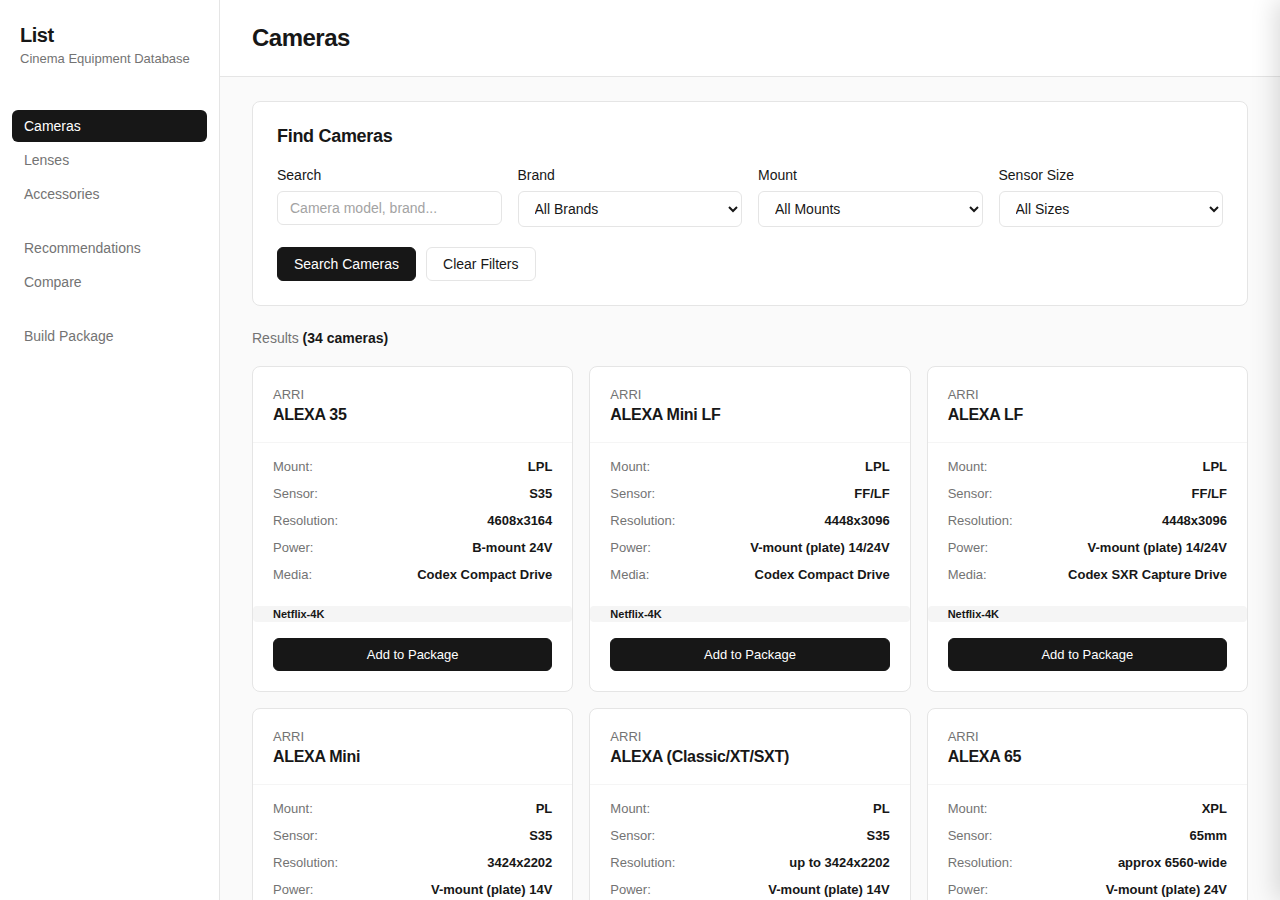
<file: index.html>
<!DOCTYPE html>
<html lang="en">
<head>
    <meta charset="UTF-8">
    <meta name="viewport" content="width=device-width, initial-scale=1.0">
    <title>List - Cinema Equipment Database</title>
    <link rel="stylesheet" href="styles.css">
</head>
<body>
    <div class="container">
        <!-- SIDEBAR NAVIGATION -->
        <div class="sidebar">
            <div class="logo">
                <h1>List</h1>
                <p>Cinema Equipment Database</p>
            </div>

            <div class="nav">
                <div class="nav-item active" data-tab="cameras">Cameras</div>
                <div class="nav-item" data-tab="search">Lenses</div>
                <div class="nav-item" data-tab="accessories">Accessories</div>
                <div class="nav-separator"></div>
                <div class="nav-item" data-tab="recommend">Recommendations</div>
                <div class="nav-item" data-tab="compare">Compare</div>
                <div class="nav-separator"></div>
                <div class="nav-item" data-tab="package">
                    Build Package
                    <span class="package-badge" id="packageBadge" style="display: none;" onclick="openMiniCart(event)">0</span>
                </div>
            </div>
        </div>

        <!-- MAIN CONTENT WRAPPER -->
        <div class="main-wrapper">
            <!-- HEADER -->
            <header>
                <div class="header-content">
                    <h1>Cameras</h1>
                </div>
            </header>

            <!-- Search & Filter Tab -->
            <section id="search" class="tab-content">
                <div class="filters">
                    <h2>Find Your Lens</h2>
                    <div class="filter-grid">
                        <div class="filter-group">
                            <label for="searchText">Search</label>
                            <input type="text" id="searchText" placeholder="Lens name, manufacturer...">
                        </div>

                        <div class="filter-group">
                            <label for="category">Category</label>
                            <select id="category">
                                <option value="">All Categories</option>
                                <option value="16mm primes">16mm Primes</option>
                                <option value="16mm zooms">16mm Zooms</option>
                                <option value="35mm primes">35mm Primes</option>
                                <option value="35mm zooms">35mm Zooms</option>
                                <option value="anamorphic">Anamorphic</option>
                                <option value="full frame primes">Full Frame Primes</option>
                                <option value="full frame zooms">Full Frame Zooms</option>
                                <option value="65mm">65mm Lenses</option>
                                <option value="special">Special Purpose</option>
                            </select>
                        </div>

                        <div class="filter-group">
                            <label for="manufacturer">Manufacturer</label>
                            <select id="manufacturer">
                                <option value="">All Brands</option>
                            </select>
                        </div>

                        <div class="filter-group">
                            <label for="mount">Mount</label>
                            <select id="mount">
                                <option value="">All Mounts</option>
                                <option value="PL">PL</option>
                                <option value="LPL">LPL</option>
                                <option value="EF">Canon EF</option>
                                <option value="E">Sony E</option>
                                <option value="RF">Canon RF</option>
                                <option value="PV">Panavision</option>
                            </select>
                        </div>

                        <div class="filter-group">
                            <label for="lensType">Type</label>
                            <select id="lensType">
                                <option value="">All Types</option>
                                <option value="prime">Prime</option>
                                <option value="zoom">Zoom</option>
                            </select>
                        </div>

                        <div class="filter-group">
                            <label for="maxAperture">Max Aperture</label>
                            <select id="maxAperture">
                                <option value="">Any</option>
                                <option value="1.3">T1.3 or faster</option>
                                <option value="1.5">T1.5 or faster</option>
                                <option value="2.0">T2.0 or faster</option>
                                <option value="2.8">T2.8 or faster</option>
                            </select>
                        </div>
                    </div>
                    <div class="button-group">
                        <button class="btn-primary" onclick="searchLenses()">Search Lenses</button>
                        <button class="btn-secondary" onclick="clearFilters()">Clear Filters</button>
                    </div>
                </div>

                <div class="results">
                    <h3>Results <span id="resultCount">(Loading...)</span></h3>
                    <div id="lensResults" class="lens-grid">
                        <!-- Results will be populated here -->
                    </div>
                </div>
            </section>

            <!-- Compare Tab -->
            <section id="compare" class="tab-content">
                <h2 style="font-size: 24px; font-weight: 600; margin-bottom: 24px;">Compare Lenses</h2>
                <div class="compare-section">
                    <div class="compare-selectors">
                        <div class="compare-slot">
                            <label>Lens 1</label>
                            <select id="compareLens1" onchange="updateComparison()">
                                <option value="">Select a lens...</option>
                            </select>
                        </div>
                        <div class="compare-slot">
                            <label>Lens 2</label>
                            <select id="compareLens2" onchange="updateComparison()">
                                <option value="">Select a lens...</option>
                            </select>
                        </div>
                        <div class="compare-slot">
                            <label>Lens 3</label>
                            <select id="compareLens3" onchange="updateComparison()">
                                <option value="">Select a lens...</option>
                            </select>
                        </div>
                    </div>
                    <div id="comparisonTable"></div>
                </div>
            </section>

            <!-- Recommendations Tab -->
            <section id="recommend" class="tab-content">
                <h2 style="font-size: 24px; font-weight: 600; margin-bottom: 24px;">Get Lens Recommendations</h2>
                <div class="recommend-form">
                    <div class="form-group">
                        <label>What are you shooting?</label>
                        <select id="projectType">
                            <option value="">Select project type...</option>
                            <option value="narrative">Narrative Feature</option>
                            <option value="commercial">Commercial</option>
                            <option value="documentary">Documentary</option>
                            <option value="music-video">Music Video</option>
                            <option value="corporate">Corporate</option>
                        </select>
                    </div>

                    <div class="form-group">
                        <label>Camera Format</label>
                        <select id="cameraFormat">
                            <option value="">Select format...</option>
                            <option value="16mm">16mm</option>
                            <option value="S35">Super 35</option>
                            <option value="FF">Full Frame</option>
                            <option value="65mm">65mm / IMAX</option>
                        </select>
                    </div>

                    <div class="form-group">
                        <label>Aesthetic Preference</label>
                        <select id="aesthetic">
                            <option value="">Select look...</option>
                            <option value="clean-modern">Clean & Modern</option>
                            <option value="vintage">Vintage/Character</option>
                            <option value="anamorphic">Anamorphic</option>
                            <option value="neutral">Neutral/Versatile</option>
                        </select>
                    </div>

                    <div class="form-group">
                        <label>Primary Focal Length Need</label>
                        <select id="focalNeed">
                            <option value="">Select range...</option>
                            <option value="wide">Wide Angle (< 28mm)</option>
                            <option value="standard">Standard (28-50mm)</option>
                            <option value="portrait">Portrait (50-100mm)</option>
                            <option value="telephoto">Telephoto (> 100mm)</option>
                            <option value="zoom">Zoom Flexibility</option>
                        </select>
                    </div>

                    <button class="btn-primary" onclick="getRecommendations()">Get Recommendations</button>
                </div>

                <div id="recommendationResults" class="recommendations"></div>
            </section>

            <!-- Package Builder Tab -->
            <section id="package" class="tab-content">
                <h2 style="font-size: 24px; font-weight: 600; margin-bottom: 24px;">Build Camera Package</h2>
                <div class="package-builder">
                    <div class="package-list">
                        <h3 style="font-size: 16px; font-weight: 600; margin-bottom: 16px;">Your Package</h3>
                        <div id="packageItems" class="package-items">
                            <p class="empty-state">No items added yet. Search for lenses and click "Add to Package"</p>
                        </div>
                        <div class="package-summary">
                            <div class="summary-row">
                                <span>Total Items:</span>
                                <span id="packageCount">0</span>
                            </div>
                            <button class="btn-primary" onclick="exportPackage()">Export Package</button>
                            <button class="btn-secondary" onclick="clearPackage()">Clear All</button>
                        </div>
                    </div>
                </div>
            </section>

            <!-- Cameras Tab -->
            <section id="cameras" class="tab-content active">
                <div class="filters">
                    <h2>Find Cameras</h2>
                    <div class="filter-grid">
                        <div class="filter-group">
                            <label for="cameraSearch">Search</label>
                            <input type="text" id="cameraSearch" placeholder="Camera model, brand...">
                        </div>

                        <div class="filter-group">
                            <label for="cameraBrand">Brand</label>
                            <select id="cameraBrand">
                                <option value="">All Brands</option>
                                <option value="ARRI">ARRI</option>
                                <option value="Sony">Sony</option>
                                <option value="Panavision">Panavision</option>
                                <option value="Canon">Canon</option>
                                <option value="Panasonic">Panasonic</option>
                                <option value="Blackmagic">Blackmagic</option>
                                <option value="RED">RED</option>
                            </select>
                        </div>

                        <div class="filter-group">
                            <label for="cameraMount">Mount</label>
                            <select id="cameraMount">
                                <option value="">All Mounts</option>
                                <option value="PL">PL</option>
                                <option value="LPL">LPL</option>
                                <option value="E">Sony E</option>
                                <option value="EF">Canon EF</option>
                                <option value="RF">Canon RF</option>
                            </select>
                        </div>

                        <div class="filter-group">
                            <label for="cameraSensor">Sensor Size</label>
                            <select id="cameraSensor">
                                <option value="">All Sizes</option>
                                <option value="S35">Super 35</option>
                                <option value="FF">Full Frame</option>
                            </select>
                        </div>
                    </div>
                    <div class="button-group">
                        <button class="btn-primary" onclick="searchCameras()">Search Cameras</button>
                        <button class="btn-secondary" onclick="clearCameraFilters()">Clear Filters</button>
                    </div>
                </div>

                <div class="results">
                    <h3>Results <span id="cameraResultCount">(Loading...)</span></h3>
                    <div id="cameraResults" class="lens-grid"></div>
                </div>
            </section>

            <!-- Accessories Tab -->
            <section id="accessories" class="tab-content">
                <div class="filters">
                    <h2>Accessories</h2>
                    <div class="filter-grid" style="margin-bottom: 20px;">
                        <div class="filter-group">
                            <label for="accessorySearch">Search</label>
                            <input type="text" id="accessorySearch" placeholder="Accessory name, brand..." oninput="searchAccessories()">
                        </div>
                    </div>
                    <div class="category-tabs">
                        <button class="category-btn active" data-category="all" onclick="filterAccessories('all')">All</button>
                        <button class="category-btn" data-category="wireless_video" onclick="filterAccessories('wireless_video')">Wireless Video</button>
                        <button class="category-btn" data-category="monitor" onclick="filterAccessories('monitor')">Monitors</button>
                        <button class="category-btn" data-category="follow_focus" onclick="filterAccessories('follow_focus')">Follow Focus</button>
                        <button class="category-btn" data-category="Power" onclick="filterAccessories('Power')">Power</button>
                        <button class="category-btn" data-category="Media" onclick="filterAccessories('Media')">Media</button>
                        <button class="category-btn" data-category="Support" onclick="filterAccessories('Support')">Support</button>
                    </div>
                </div>

                <div class="results">
                    <h3>Results <span id="accessoryResultCount">(0)</span></h3>
                    <div id="accessoryResults" class="lens-grid"></div>
                </div>
            </section>
        </div>
    </div>

    <!-- MINI CART SIDEBAR -->
    <div class="mini-cart-overlay" id="miniCartOverlay" onclick="closeMiniCart()"></div>
    <div class="mini-cart" id="miniCart">
        <div class="mini-cart-header">
            <h2>Package</h2>
            <button class="mini-cart-close" onclick="closeMiniCart()">CLOSE</button>
        </div>
        <div class="mini-cart-items" id="miniCartItems">
            <!-- Items will be populated here -->
        </div>
        <div class="mini-cart-footer">
            <div class="mini-cart-subtotal">
                <span>Subtotal:</span>
                <span id="miniCartSubtotal"><span id="miniCartCount">0</span> items</span>
            </div>
            <button class="mini-cart-btn mini-cart-view" onclick="viewCart()">VIEW CART</button>
            <button class="mini-cart-btn mini-cart-checkout" onclick="checkout()">SEND LIST</button>
        </div>
    </div>

    <script src="app.js"></script>
    <script>
        // Update sidebar navigation
        document.querySelectorAll('.nav-item').forEach(item => {
            item.addEventListener('click', function() {
                const tab = this.getAttribute('data-tab');

                // Update active state on nav items
                document.querySelectorAll('.nav-item').forEach(nav => nav.classList.remove('active'));
                this.classList.add('active');

                // Update active tab content
                document.querySelectorAll('.tab-content').forEach(content => {
                    content.classList.remove('active');
                });
                document.getElementById(tab).classList.add('active');

                // Update header title
                const titles = {
                    'search': 'Lenses',
                    'cameras': 'Cameras',
                    'accessories': 'Accessories',
                    'recommend': 'Recommendations',
                    'compare': 'Compare',
                    'package': 'Build Package'
                };
                document.querySelector('header h1').textContent = titles[tab] || 'List';
            });
        });
    </script>
</body>
</html>
</file>
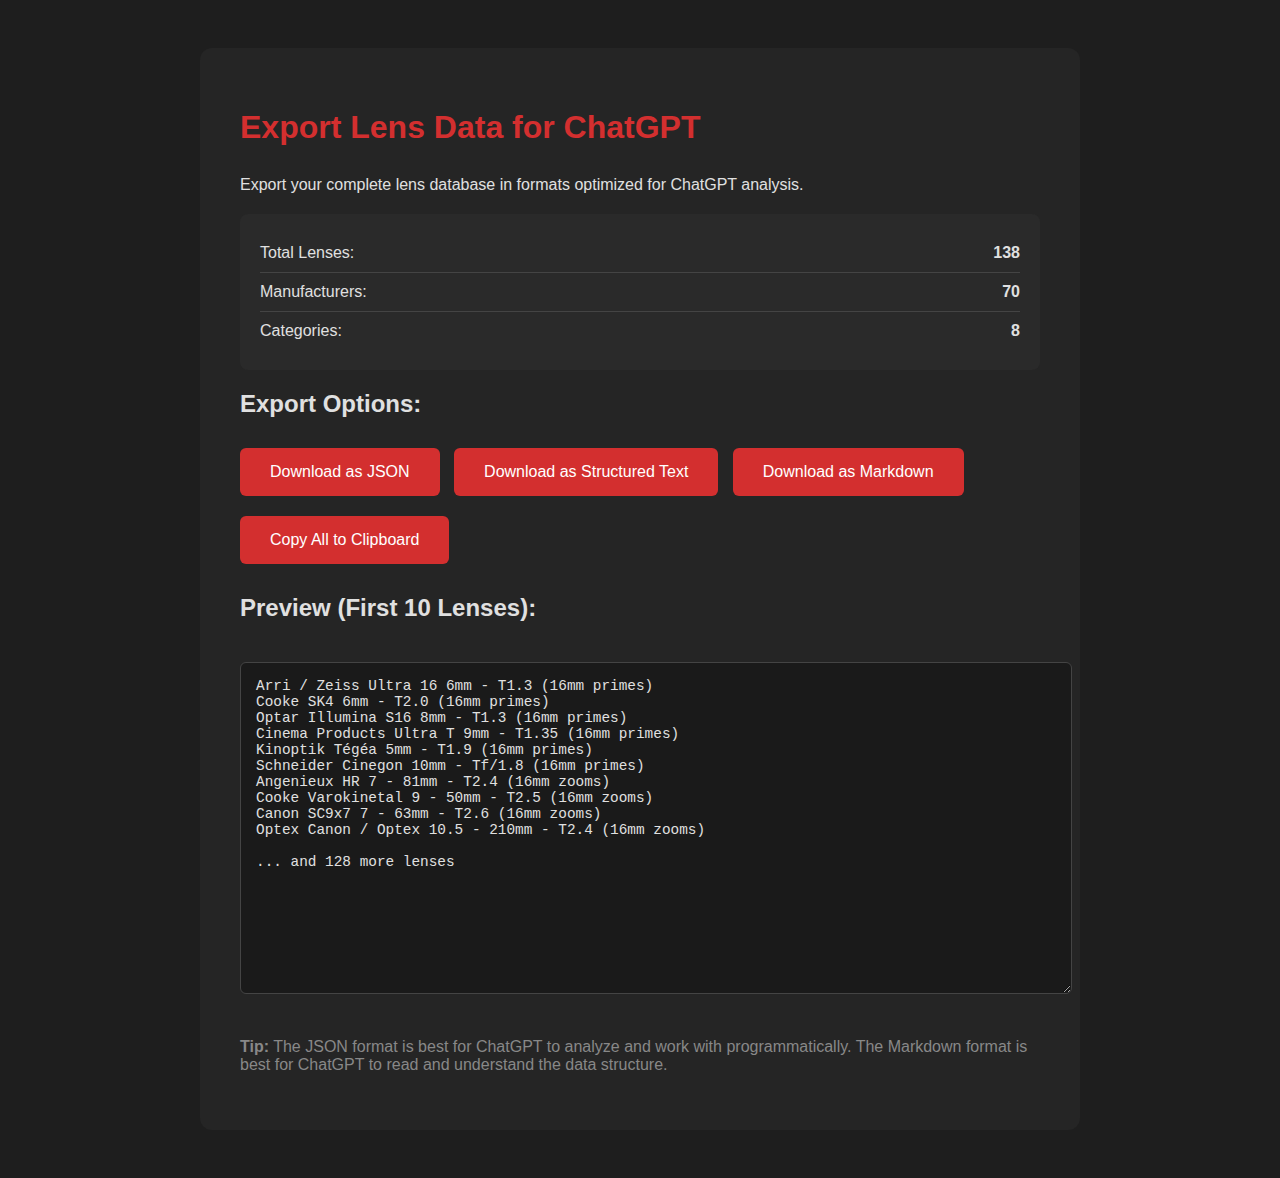
<file: export-lens-data.html>
<!DOCTYPE html>
<html lang="en">
<head>
    <meta charset="UTF-8">
    <meta name="viewport" content="width=device-width, initial-scale=1.0">
    <title>Export Lens Data - Camera Lyst</title>
    <style>
        body {
            font-family: -apple-system, BlinkMacSystemFont, 'Segoe UI', Roboto, sans-serif;
            background: #1e1e1e;
            color: #e0e0e0;
            padding: 40px;
        }
        .container {
            max-width: 800px;
            margin: 0 auto;
            background: #252525;
            padding: 40px;
            border-radius: 12px;
        }
        h1 {
            color: #d32f2f;
            margin-bottom: 30px;
        }
        .btn {
            background: #d32f2f;
            color: white;
            padding: 15px 30px;
            border: none;
            border-radius: 6px;
            cursor: pointer;
            font-size: 1em;
            margin: 10px 10px 10px 0;
            display: inline-block;
        }
        .btn:hover {
            background: #b71c1c;
        }
        textarea {
            width: 100%;
            min-height: 300px;
            background: #1a1a1a;
            border: 1px solid #444;
            color: #e0e0e0;
            padding: 15px;
            border-radius: 6px;
            font-family: 'Courier New', monospace;
            font-size: 0.9em;
            margin: 20px 0;
        }
        .stats {
            background: #2a2a2a;
            padding: 20px;
            border-radius: 8px;
            margin: 20px 0;
        }
        .stat-row {
            display: flex;
            justify-content: space-between;
            padding: 10px 0;
            border-bottom: 1px solid #444;
        }
        .stat-row:last-child {
            border-bottom: none;
        }
    </style>
</head>
<body>
    <div class="container">
        <h1>Export Lens Data for ChatGPT</h1>
        <p>Export your complete lens database in formats optimized for ChatGPT analysis.</p>

        <div class="stats" id="stats">
            <div class="stat-row">
                <span>Total Lenses:</span>
                <strong id="totalLenses">Loading...</strong>
            </div>
            <div class="stat-row">
                <span>Manufacturers:</span>
                <strong id="totalMfr">0</strong>
            </div>
            <div class="stat-row">
                <span>Categories:</span>
                <strong id="totalCat">0</strong>
            </div>
        </div>

        <h2>Export Options:</h2>
        <button class="btn" onclick="exportJSON()">Download as JSON</button>
        <button class="btn" onclick="exportStructuredText()">Download as Structured Text</button>
        <button class="btn" onclick="exportMarkdown()">Download as Markdown</button>
        <button class="btn" onclick="copyToClipboard()">Copy All to Clipboard</button>

        <h2>Preview (First 10 Lenses):</h2>
        <textarea id="preview" readonly></textarea>

        <p style="color: #888; margin-top: 20px;">
            <strong>Tip:</strong> The JSON format is best for ChatGPT to analyze and work with programmatically.
            The Markdown format is best for ChatGPT to read and understand the data structure.
        </p>
    </div>

    <script src="app.js"></script>
    <script>
        window.addEventListener('DOMContentLoaded', () => {
            setTimeout(() => {
                // Update stats
                document.getElementById('totalLenses').textContent = allLenses.length;
                document.getElementById('totalMfr').textContent = manufacturers.size;
                document.getElementById('totalCat').textContent = new Set(allLenses.map(l => l.category)).size;

                // Show preview
                const preview = allLenses.slice(0, 10).map(lens =>
                    `${lens.manufacturer} ${lens.name} ${lens['focal length']} - T${lens['max aperture (T)'] || 'N/A'} (${lens.category})`
                ).join('\n');
                document.getElementById('preview').value = preview + '\n\n... and ' + (allLenses.length - 10) + ' more lenses';
            }, 500);
        });

        function exportJSON() {
            const data = {
                metadata: {
                    source: "Camera Lyst - Cinema Lens Database",
                    compiled_by: "Richard Bradbury ACO",
                    export_date: new Date().toISOString(),
                    total_lenses: allLenses.length,
                    total_manufacturers: manufacturers.size,
                    total_categories: new Set(allLenses.map(l => l.category)).size
                },
                lenses: allLenses
            };

            const json = JSON.stringify(data, null, 2);
            downloadFile(json, 'camera-lyst-lens-database.json', 'application/json');
        }

        function exportStructuredText() {
            let text = 'CAMERA LYST - COMPLETE CINEMA LENS DATABASE\n';
            text += '='.repeat(80) + '\n\n';
            text += 'Compiled by: Richard Bradbury ACO\n';
            text += `Export Date: ${new Date().toLocaleString()}\n`;
            text += `Total Lenses: ${allLenses.length}\n`;
            text += `Manufacturers: ${manufacturers.size}\n`;
            text += `Categories: ${new Set(allLenses.map(l => l.category)).size}\n\n`;

            // Group by category
            const categories = {};
            allLenses.forEach(lens => {
                if (!categories[lens.category]) {
                    categories[lens.category] = [];
                }
                categories[lens.category].push(lens);
            });

            Object.entries(categories).forEach(([category, lenses]) => {
                text += '\n' + '='.repeat(80) + '\n';
                text += `CATEGORY: ${category.toUpperCase()} (${lenses.length} lenses)\n`;
                text += '='.repeat(80) + '\n\n';

                lenses.forEach(lens => {
                    text += `${lens.manufacturer} ${lens.name}\n`;
                    text += `  Focal Length: ${lens['focal length'] || 'N/A'}\n`;
                    text += `  Max Aperture: T${lens['max aperture (T)'] || 'N/A'}\n`;
                    if (lens['original mount']) text += `  Mount: ${lens['original mount']}\n`;
                    if (lens['close focus']) text += `  Close Focus: ${lens['close focus']}\n`;
                    if (lens['image circle']) text += `  Image Circle: ${lens['image circle']}\n`;
                    if (lens['weight']) text += `  Weight: ${lens['weight']}\n`;
                    if (lens['front diameter']) text += `  Front Diameter: ${lens['front diameter']}\n`;
                    if (lens['notes / comments'] || lens.notes) {
                        text += `  Notes: ${lens['notes / comments'] || lens.notes}\n`;
                    }
                    text += '\n';
                });
            });

            downloadFile(text, 'camera-lyst-lens-database.txt', 'text/plain');
        }

        function exportMarkdown() {
            let md = '# Camera Lyst - Cinema Lens Database\n\n';
            md += '**Compiled by:** Richard Bradbury ACO  \n';
            md += `**Export Date:** ${new Date().toLocaleDateString()}  \n`;
            md += `**Total Lenses:** ${allLenses.length}  \n`;
            md += `**Manufacturers:** ${manufacturers.size}  \n`;
            md += `**Categories:** ${new Set(allLenses.map(l => l.category)).size}  \n\n`;

            md += '---\n\n';

            // Group by category
            const categories = {};
            allLenses.forEach(lens => {
                if (!categories[lens.category]) {
                    categories[lens.category] = [];
                }
                categories[lens.category].push(lens);
            });

            Object.entries(categories).forEach(([category, lenses]) => {
                md += `## ${category.toUpperCase()} (${lenses.length} lenses)\n\n`;

                lenses.forEach(lens => {
                    md += `### ${lens.manufacturer} ${lens.name} ${lens['focal length']}\n\n`;
                    md += '| Specification | Value |\n';
                    md += '|--------------|-------|\n';
                    md += `| Focal Length | ${lens['focal length'] || 'N/A'} |\n`;
                    md += `| Max Aperture | T${lens['max aperture (T)'] || 'N/A'} |\n`;
                    if (lens['original mount']) md += `| Mount | ${lens['original mount']} |\n`;
                    if (lens['close focus']) md += `| Close Focus | ${lens['close focus']} |\n`;
                    if (lens['image circle']) md += `| Image Circle | ${lens['image circle']} |\n`;
                    if (lens['weight']) md += `| Weight | ${lens['weight']} |\n`;
                    if (lens['front diameter']) md += `| Front Diameter | ${lens['front diameter']} |\n`;
                    if (lens['filter thread']) md += `| Filter Thread | ${lens['filter thread']} |\n`;
                    if (lens['notes / comments'] || lens.notes) {
                        md += `\n**Notes:** ${lens['notes / comments'] || lens.notes}\n`;
                    }
                    md += '\n';
                });

                md += '\n---\n\n';
            });

            downloadFile(md, 'camera-lyst-lens-database.md', 'text/markdown');
        }

        function copyToClipboard() {
            const data = {
                metadata: {
                    source: "Camera Lyst - Cinema Lens Database",
                    compiled_by: "Richard Bradbury ACO",
                    total_lenses: allLenses.length,
                    total_manufacturers: manufacturers.size
                },
                lenses: allLenses.slice(0, 100) // Limit to first 100 for clipboard
            };

            navigator.clipboard.writeText(JSON.stringify(data, null, 2)).then(() => {
                alert('First 100 lenses copied to clipboard! (Full export would be too large for clipboard - use download options instead)');
            });
        }

        function downloadFile(content, filename, mimeType) {
            const blob = new Blob([content], { type: mimeType });
            const url = URL.createObjectURL(blob);
            const a = document.createElement('a');
            a.href = url;
            a.download = filename;
            a.click();
            URL.revokeObjectURL(url);
        }
    </script>
</body>
</html>
</file>
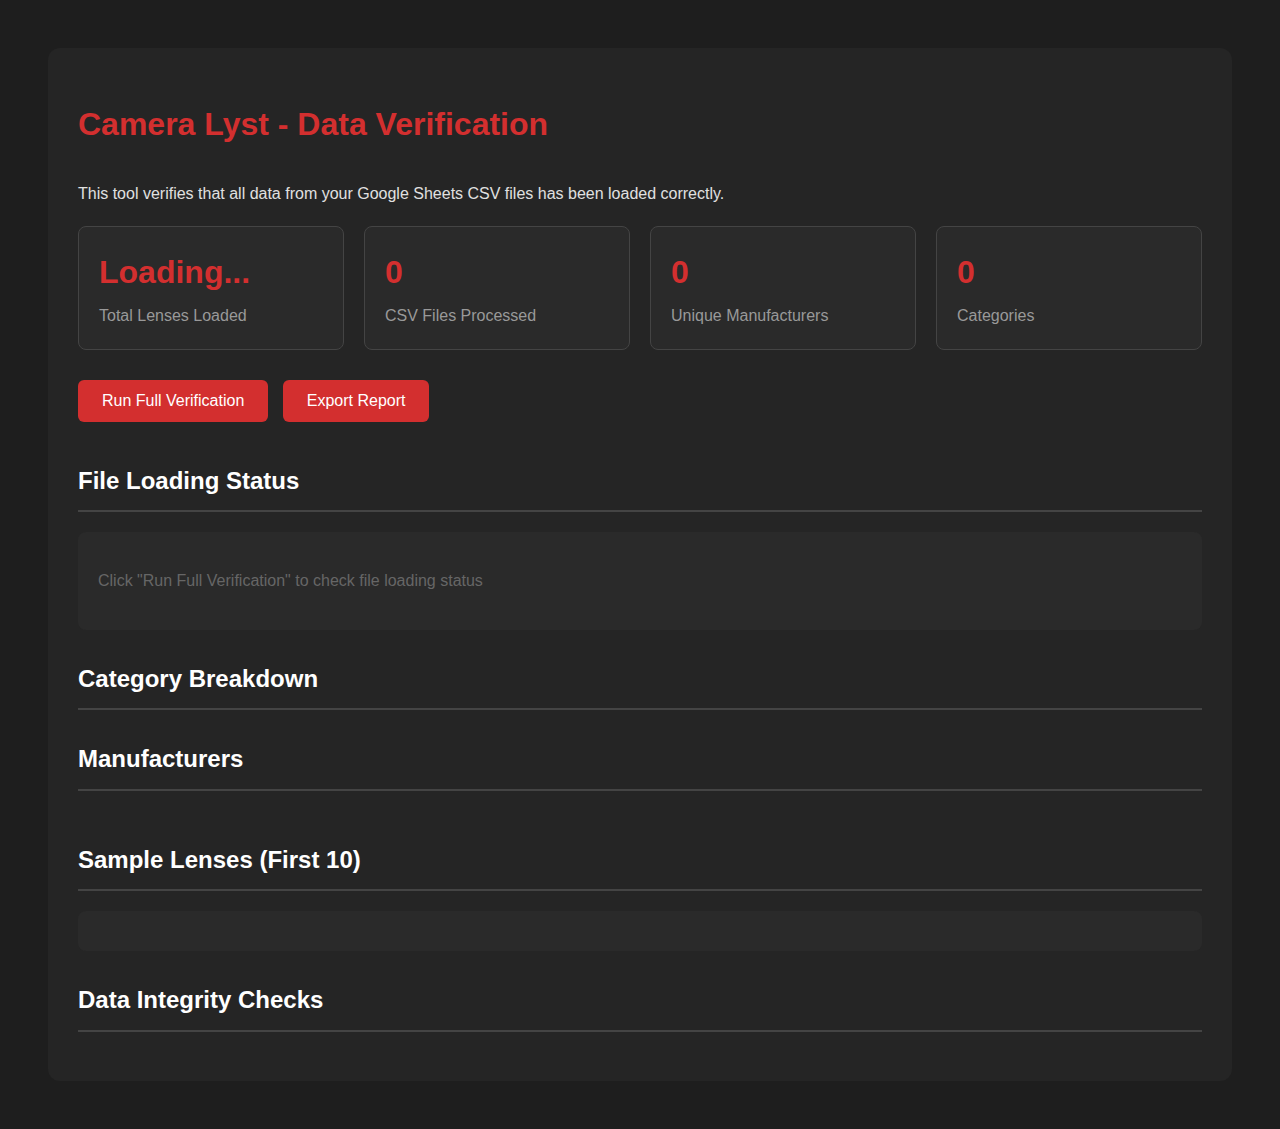
<file: verify-data.html>
<!DOCTYPE html>
<html lang="en">
<head>
    <meta charset="UTF-8">
    <meta name="viewport" content="width=device-width, initial-scale=1.0">
    <title>Data Verification - Camera Lyst</title>
    <style>
        body {
            font-family: -apple-system, BlinkMacSystemFont, 'Segoe UI', Roboto, sans-serif;
            background: #1e1e1e;
            color: #e0e0e0;
            padding: 40px;
            line-height: 1.6;
        }
        .container {
            max-width: 1200px;
            margin: 0 auto;
            background: #252525;
            padding: 30px;
            border-radius: 12px;
        }
        h1 {
            color: #d32f2f;
            margin-bottom: 30px;
        }
        h2 {
            color: #fff;
            margin-top: 30px;
            padding-bottom: 10px;
            border-bottom: 2px solid #444;
        }
        .stats {
            display: grid;
            grid-template-columns: repeat(auto-fit, minmax(250px, 1fr));
            gap: 20px;
            margin: 20px 0;
        }
        .stat-card {
            background: #2a2a2a;
            padding: 20px;
            border-radius: 8px;
            border: 1px solid #444;
        }
        .stat-number {
            font-size: 2em;
            font-weight: bold;
            color: #d32f2f;
        }
        .stat-label {
            color: #999;
            margin-top: 5px;
        }
        .file-list {
            background: #2a2a2a;
            padding: 20px;
            border-radius: 8px;
            margin: 20px 0;
        }
        .file-item {
            padding: 10px;
            margin: 5px 0;
            background: #1a1a1a;
            border-radius: 4px;
            display: flex;
            justify-content: space-between;
            align-items: center;
        }
        .file-item.success {
            border-left: 4px solid #4caf50;
        }
        .file-item.error {
            border-left: 4px solid #f44336;
        }
        .status {
            padding: 4px 12px;
            border-radius: 4px;
            font-size: 0.85em;
            font-weight: 600;
        }
        .status.success {
            background: #4caf50;
            color: white;
        }
        .status.error {
            background: #f44336;
            color: white;
        }
        .manufacturer-list {
            display: grid;
            grid-template-columns: repeat(auto-fit, minmax(200px, 1fr));
            gap: 10px;
            margin: 20px 0;
        }
        .manufacturer-item {
            background: #2a2a2a;
            padding: 10px 15px;
            border-radius: 6px;
            border-left: 3px solid #d32f2f;
        }
        .btn {
            background: #d32f2f;
            color: white;
            padding: 12px 24px;
            border: none;
            border-radius: 6px;
            cursor: pointer;
            font-size: 1em;
            margin: 10px 10px 10px 0;
        }
        .btn:hover {
            background: #b71c1c;
        }
        .sample-lenses {
            background: #2a2a2a;
            padding: 20px;
            border-radius: 8px;
            margin: 20px 0;
        }
        .lens-sample {
            background: #1a1a1a;
            padding: 15px;
            margin: 10px 0;
            border-radius: 6px;
            border-left: 3px solid #d32f2f;
        }
        .lens-sample strong {
            color: #d32f2f;
        }
        pre {
            background: #1a1a1a;
            padding: 15px;
            border-radius: 6px;
            overflow-x: auto;
            font-size: 0.85em;
        }
    </style>
</head>
<body>
    <div class="container">
        <h1>Camera Lyst - Data Verification</h1>
        <p>This tool verifies that all data from your Google Sheets CSV files has been loaded correctly.</p>

        <div class="stats" id="stats">
            <div class="stat-card">
                <div class="stat-number" id="totalLenses">Loading...</div>
                <div class="stat-label">Total Lenses Loaded</div>
            </div>
            <div class="stat-card">
                <div class="stat-number" id="totalFiles">0</div>
                <div class="stat-label">CSV Files Processed</div>
            </div>
            <div class="stat-card">
                <div class="stat-number" id="totalManufacturers">0</div>
                <div class="stat-label">Unique Manufacturers</div>
            </div>
            <div class="stat-card">
                <div class="stat-number" id="totalCategories">0</div>
                <div class="stat-label">Categories</div>
            </div>
        </div>

        <button class="btn" onclick="runVerification()">Run Full Verification</button>
        <button class="btn" onclick="exportReport()">Export Report</button>

        <h2>File Loading Status</h2>
        <div class="file-list" id="fileStatus">
            <p style="color: #666;">Click "Run Full Verification" to check file loading status</p>
        </div>

        <h2>Category Breakdown</h2>
        <div id="categoryBreakdown"></div>

        <h2>Manufacturers</h2>
        <div class="manufacturer-list" id="manufacturerList"></div>

        <h2>Sample Lenses (First 10)</h2>
        <div class="sample-lenses" id="sampleLenses"></div>

        <h2>Data Integrity Checks</h2>
        <div id="integrityChecks"></div>
    </div>

    <script src="app.js"></script>
    <script>
        function runVerification() {
            // Update stats
            document.getElementById('totalLenses').textContent = allLenses.length;
            document.getElementById('totalFiles').textContent = csvFiles.length;
            document.getElementById('totalManufacturers').textContent = manufacturers.size;

            // Count unique categories
            const categories = new Set(allLenses.map(l => l.category));
            document.getElementById('totalCategories').textContent = categories.size;

            // Show file loading status
            const fileStatusHtml = csvFiles.map(file => {
                const lensesFromFile = allLenses.filter(l => l.category === file.category);
                const status = lensesFromFile.length > 0 ? 'success' : 'error';
                return `
                    <div class="file-item ${status}">
                        <span>${file.file}</span>
                        <span class="status ${status}">${lensesFromFile.length} lenses loaded</span>
                    </div>
                `;
            }).join('');
            document.getElementById('fileStatus').innerHTML = fileStatusHtml;

            // Category breakdown
            const categoryStats = {};
            allLenses.forEach(lens => {
                categoryStats[lens.category] = (categoryStats[lens.category] || 0) + 1;
            });

            const categoryHtml = `
                <div class="file-list">
                    ${Object.entries(categoryStats).map(([cat, count]) => `
                        <div class="file-item success">
                            <span>${cat}</span>
                            <span class="status success">${count} lenses</span>
                        </div>
                    `).join('')}
                </div>
            `;
            document.getElementById('categoryBreakdown').innerHTML = categoryHtml;

            // Show manufacturers
            const manufacturerHtml = Array.from(manufacturers).sort().map(mfr =>
                `<div class="manufacturer-item">${mfr} (${allLenses.filter(l => l.manufacturer === mfr).length})</div>`
            ).join('');
            document.getElementById('manufacturerList').innerHTML = manufacturerHtml;

            // Show sample lenses
            const sampleHtml = allLenses.slice(0, 10).map(lens => `
                <div class="lens-sample">
                    <strong>${lens.manufacturer}</strong> ${lens.name} ${lens['focal length']}<br>
                    <small style="color: #888;">
                        Category: ${lens.category} |
                        Aperture: T${lens['max aperture (T)'] || 'N/A'} |
                        Mount: ${lens['original mount'] || 'N/A'}
                    </small>
                </div>
            `).join('');
            document.getElementById('sampleLenses').innerHTML = sampleHtml;

            // Data integrity checks
            const missingManufacturer = allLenses.filter(l => !l.manufacturer).length;
            const missingName = allLenses.filter(l => !l.name).length;
            const missingFocal = allLenses.filter(l => !l['focal length']).length;
            const missingAperture = allLenses.filter(l => !l['max aperture (T)']).length;

            const integrityHtml = `
                <div class="file-list">
                    <div class="file-item ${missingManufacturer === 0 ? 'success' : 'error'}">
                        <span>Lenses with manufacturer</span>
                        <span class="status ${missingManufacturer === 0 ? 'success' : 'error'}">
                            ${allLenses.length - missingManufacturer} / ${allLenses.length}
                        </span>
                    </div>
                    <div class="file-item ${missingName === 0 ? 'success' : 'error'}">
                        <span>Lenses with name</span>
                        <span class="status ${missingName === 0 ? 'success' : 'error'}">
                            ${allLenses.length - missingName} / ${allLenses.length}
                        </span>
                    </div>
                    <div class="file-item ${missingFocal === 0 ? 'success' : 'error'}">
                        <span>Lenses with focal length</span>
                        <span class="status ${missingFocal === 0 ? 'success' : 'error'}">
                            ${allLenses.length - missingFocal} / ${allLenses.length}
                        </span>
                    </div>
                    <div class="file-item success">
                        <span>Lenses with aperture data</span>
                        <span class="status success">
                            ${allLenses.length - missingAperture} / ${allLenses.length}
                        </span>
                    </div>
                </div>
                <p style="color: #888; margin-top: 20px;">
                    Note: Some missing data is expected (e.g., aperture for certain specialty lenses)
                </p>
            `;
            document.getElementById('integrityChecks').innerHTML = integrityHtml;
        }

        function exportReport() {
            const report = `
Camera Lyst Data Verification Report
Generated: ${new Date().toLocaleString()}

SUMMARY
=======
Total Lenses: ${allLenses.length}
Total CSV Files: ${csvFiles.length}
Unique Manufacturers: ${manufacturers.size}
Categories: ${new Set(allLenses.map(l => l.category)).size}

CATEGORY BREAKDOWN
==================
${Array.from(new Set(allLenses.map(l => l.category)))
    .map(cat => `${cat}: ${allLenses.filter(l => l.category === cat).length} lenses`)
    .join('\n')}

MANUFACTURERS
=============
${Array.from(manufacturers).sort()
    .map(mfr => `${mfr}: ${allLenses.filter(l => l.manufacturer === mfr).length} lenses`)
    .join('\n')}

FILE LOADING STATUS
===================
${csvFiles.map(file => {
    const count = allLenses.filter(l => l.category === file.category).length;
    return `${file.file}: ${count} lenses`;
}).join('\n')}

DATA INTEGRITY
==============
Lenses with manufacturer: ${allLenses.filter(l => l.manufacturer).length} / ${allLenses.length}
Lenses with name: ${allLenses.filter(l => l.name).length} / ${allLenses.length}
Lenses with focal length: ${allLenses.filter(l => l['focal length']).length} / ${allLenses.length}
Lenses with aperture: ${allLenses.filter(l => l['max aperture (T)']).length} / ${allLenses.length}

SAMPLE LENSES (First 20)
=========================
${allLenses.slice(0, 20).map((lens, i) =>
    `${i + 1}. ${lens.manufacturer} ${lens.name} ${lens['focal length']} - T${lens['max aperture (T)'] || 'N/A'}`
).join('\n')}
            `;

            const blob = new Blob([report], { type: 'text/plain' });
            const url = URL.createObjectURL(blob);
            const a = document.createElement('a');
            a.href = url;
            a.download = 'camera-lyst-verification-report.txt';
            a.click();
        }

        // Run verification on load
        window.addEventListener('DOMContentLoaded', () => {
            setTimeout(runVerification, 1000);
        });
    </script>
</body>
</html>
</file>
<file: styles.css>
* {
    margin: 0;
    padding: 0;
    box-sizing: border-box;
}

body {
    font-family: -apple-system, BlinkMacSystemFont, 'Segoe UI', 'Inter', sans-serif;
    background: #fafafa;
    color: #171717;
    display: flex;
    height: 100vh;
    overflow: hidden;
}

.container {
    display: flex;
    width: 100%;
    height: 100vh;
}

/* ========== SIDEBAR ========== */
.sidebar {
    width: 220px;
    background: #fff;
    border-right: 1px solid #e5e5e5;
    display: flex;
    flex-direction: column;
    padding: 24px 0;
    flex-shrink: 0;
}

.logo {
    padding: 0 20px 20px;
    margin-bottom: 24px;
}

.logo h1 {
    font-size: 20px;
    font-weight: 700;
    color: #171717;
    letter-spacing: -0.5px;
}

.logo p {
    font-size: 13px;
    color: #737373;
    margin-top: 4px;
    font-weight: 400;
}

.nav {
    flex: 1;
    padding: 0 12px;
}

.nav-item {
    display: flex;
    align-items: center;
    justify-content: space-between;
    padding: 8px 12px;
    color: #737373;
    border-radius: 6px;
    cursor: pointer;
    transition: all 0.15s ease;
    font-size: 14px;
    font-weight: 500;
    margin-bottom: 2px;
}

.nav-item:hover {
    background: #f5f5f5;
    color: #171717;
}

.nav-item.active {
    background: #171717;
    color: #fff;
}

.nav-separator {
    height: 20px;
}

.package-badge {
    display: inline-flex;
    align-items: center;
    justify-content: center;
    min-width: 20px;
    height: 20px;
    padding: 0 6px;
    margin-left: auto;
    background: #171717;
    color: #fff;
    border-radius: 10px;
    font-size: 11px;
    font-weight: 600;
    transition: all 0.2s ease;
}

.nav-item.active .package-badge {
    background: #fff;
    color: #171717;
}

.nav-item:hover .package-badge {
    background: #262626;
}

.nav-item.active:hover .package-badge {
    background: #fff;
}

/* ========== MAIN CONTENT WRAPPER ========== */
.main-wrapper {
    flex: 1;
    display: flex;
    flex-direction: column;
    overflow: hidden;
    background: #fafafa;
}

/* ========== HEADER ========== */
header {
    background: #fff;
    border-bottom: 1px solid #e5e5e5;
    padding: 24px 32px;
}

.header-content {
    display: flex;
    align-items: center;
    justify-content: space-between;
    gap: 24px;
}

header h1 {
    font-size: 24px;
    font-weight: 600;
    color: #171717;
    letter-spacing: -0.5px;
}

.global-search {
    display: flex;
    gap: 8px;
    flex: 1;
    max-width: 500px;
}

.search-input-wrapper {
    position: relative;
    flex: 1;
}

.global-search input {
    width: 100%;
    padding: 8px 16px;
    background: #fff;
    border: 1px solid #e5e5e5;
    border-radius: 6px;
    color: #171717;
    font-size: 14px;
    transition: all 0.15s ease;
}

.global-search input:focus {
    outline: none;
    border-color: #171717;
}

.global-search input::placeholder {
    color: #a3a3a3;
}

/* Search Dropdown */
.search-dropdown {
    position: absolute;
    top: calc(100% + 8px);
    left: 0;
    right: 0;
    background: rgba(38, 38, 38, 0.95);
    backdrop-filter: blur(10px);
    -webkit-backdrop-filter: blur(10px);
    border-radius: 8px;
    box-shadow: 0 8px 24px rgba(0, 0, 0, 0.25);
    max-height: 400px;
    overflow-y: auto;
    z-index: 1000;
    display: none;
}

.search-dropdown.active {
    display: block;
}

.search-dropdown::-webkit-scrollbar {
    width: 6px;
}

.search-dropdown::-webkit-scrollbar-track {
    background: #1a1a1a;
}

.search-dropdown::-webkit-scrollbar-thumb {
    background: #404040;
    border-radius: 3px;
}

.search-dropdown-category {
    padding: 12px 16px 8px;
    color: #a3a3a3;
    font-size: 11px;
    font-weight: 600;
    text-transform: uppercase;
    letter-spacing: 0.5px;
    border-top: 1px solid #3a3a3a;
}

.search-dropdown-category:first-child {
    border-top: none;
}

.search-dropdown-item {
    padding: 12px 16px;
    cursor: pointer;
    transition: background 0.15s ease;
    display: flex;
    align-items: center;
    gap: 12px;
}

.search-dropdown-item:hover {
    background: #333;
}

.search-dropdown-icon {
    width: 32px;
    height: 32px;
    background: #3a3a3a;
    border-radius: 6px;
    display: flex;
    align-items: center;
    justify-content: center;
    font-size: 16px;
    flex-shrink: 0;
}

.search-dropdown-details {
    flex: 1;
    min-width: 0;
}

.search-dropdown-name {
    color: #fff;
    font-size: 14px;
    font-weight: 500;
    margin-bottom: 2px;
    white-space: nowrap;
    overflow: hidden;
    text-overflow: ellipsis;
}

.search-dropdown-meta {
    color: #a3a3a3;
    font-size: 12px;
}

.search-dropdown-empty {
    padding: 32px 16px;
    text-align: center;
    color: #737373;
    font-size: 14px;
}

.global-search button {
    padding: 8px 20px;
    background: #171717;
    color: #fff;
    border: 1px solid #171717;
    border-radius: 6px;
    font-size: 14px;
    font-weight: 500;
    cursor: pointer;
    transition: all 0.15s ease;
    white-space: nowrap;
}

.global-search button:hover {
    background: #262626;
    border-color: #262626;
}

.subtitle {
    display: none;
}

/* ========== TAB CONTENT ========== */
.tab-content {
    display: none;
    flex: 1;
    overflow-y: auto;
    padding: 24px 32px;
}

.tab-content.active {
    display: flex;
    flex-direction: column;
}

/* ========== FILTERS ========== */
.filters {
    background: #fff;
    padding: 24px;
    border-radius: 8px;
    margin-bottom: 24px;
    border: 1px solid #e5e5e5;
}

.filters h2 {
    font-size: 18px;
    font-weight: 600;
    color: #171717;
    margin-bottom: 20px;
    letter-spacing: -0.3px;
}

.filter-grid {
    display: grid;
    grid-template-columns: repeat(auto-fit, minmax(200px, 1fr));
    gap: 16px;
    margin-bottom: 20px;
}

.filter-group label {
    display: block;
    margin-bottom: 8px;
    color: #171717;
    font-weight: 500;
    font-size: 14px;
}

.filter-group input,
.filter-group select {
    width: 100%;
    padding: 8px 12px;
    background: #fff;
    border: 1px solid #e5e5e5;
    border-radius: 6px;
    color: #171717;
    font-size: 14px;
    transition: all 0.15s ease;
}

.filter-group input:focus,
.filter-group select:focus {
    outline: none;
    border-color: #171717;
}

.filter-group input::placeholder {
    color: #a3a3a3;
}

/* ========== BUTTONS ========== */
.button-group {
    display: flex;
    gap: 10px;
}

.btn-primary,
.btn-secondary {
    padding: 8px 16px;
    border-radius: 6px;
    font-size: 14px;
    font-weight: 500;
    cursor: pointer;
    transition: all 0.15s ease;
}

.btn-primary {
    background: #171717;
    color: #fff;
    border: 1px solid #171717;
}

.btn-primary:hover {
    background: #262626;
    border-color: #262626;
}

.btn-secondary {
    background: #fff;
    color: #171717;
    border: 1px solid #e5e5e5;
}

.btn-secondary:hover {
    border-color: #d4d4d4;
    background: #fafafa;
}

/* ========== RESULTS ========== */
.results {
    flex: 1;
    display: flex;
    flex-direction: column;
}

.results h3 {
    font-size: 14px;
    color: #737373;
    margin-bottom: 20px;
    font-weight: 400;
}

#resultCount,
#cameraResultCount,
#accessoryResultCount {
    color: #171717;
    font-weight: 600;
}

.lens-grid {
    display: grid;
    grid-template-columns: repeat(auto-fill, minmax(320px, 1fr));
    gap: 16px;
}

/* ========== CARDS ========== */
.lens-card {
    background: #fff;
    border: 1px solid #e5e5e5;
    border-radius: 8px;
    padding: 20px;
    transition: all 0.2s ease;
    cursor: pointer;
    display: flex;
    flex-direction: column;
}

.camera-card {
    background: #fff;
    border: 1px solid #e5e5e5;
    border-radius: 8px;
    padding: 0;
    transition: all 0.2s ease;
    cursor: pointer;
    display: flex;
    flex-direction: column;
    overflow: hidden;
}

.camera-image {
    width: 100%;
    height: 200px;
    background: #fafafa;
    display: flex;
    align-items: center;
    justify-content: center;
    overflow: hidden;
    padding: 20px;
}

.camera-image img {
    width: 100%;
    height: 100%;
    object-fit: contain;
}

.camera-card .lens-card-header,
.camera-card .lens-details,
.camera-card .lens-category,
.camera-card .lens-card-actions {
    padding-left: 20px;
    padding-right: 20px;
}

.camera-card .lens-card-header {
    padding-top: 20px;
}

.camera-card .lens-card-actions {
    padding-bottom: 20px;
}

.lens-card:hover,
.camera-card:hover {
    box-shadow: 0 4px 12px rgba(0, 0, 0, 0.08);
    border-color: #d4d4d4;
}

.lens-card-header {
    margin-bottom: 16px;
    padding-bottom: 16px;
    border-bottom: 1px solid #f5f5f5;
}

.lens-manufacturer {
    font-size: 13px;
    color: #737373;
    margin-bottom: 4px;
    font-weight: 500;
}

.lens-name {
    font-size: 16px;
    font-weight: 600;
    color: #171717;
    margin-bottom: 2px;
    letter-spacing: -0.3px;
}

.lens-focal {
    font-size: 14px;
    color: #525252;
    font-weight: 500;
}

.lens-details {
    display: grid;
    gap: 12px;
    margin-bottom: 16px;
}

.lens-detail-row {
    display: flex;
    justify-content: space-between;
    font-size: 13px;
}

.lens-detail-label {
    color: #737373;
    font-weight: 400;
}

.lens-detail-value {
    color: #171717;
    font-weight: 600;
}

.lens-category {
    display: inline-block;
    padding: 2px 8px;
    background: #f5f5f5;
    border-radius: 4px;
    font-size: 11px;
    margin-top: 8px;
    color: #171717;
    font-weight: 600;
}

.lens-card-actions {
    display: flex;
    gap: 8px;
    margin-top: auto;
    padding-top: 16px;
}

.btn-add-package,
.btn-compare {
    flex: 1;
    padding: 8px 12px;
    font-size: 13px;
    border-radius: 6px;
    cursor: pointer;
    transition: all 0.15s ease;
    font-weight: 500;
}

.btn-add-package {
    background: #171717;
    color: #fff;
    border: 1px solid #171717;
    transition: all 0.2s ease;
}

.btn-add-package:hover {
    background: #262626;
    border-color: #262626;
}

.btn-compare {
    background: #fff;
    color: #171717;
    border: 1px solid #e5e5e5;
}

.btn-compare:hover {
    border-color: #d4d4d4;
    background: #fafafa;
}

/* ========== COMPARE SECTION ========== */
.compare-section {
    margin-top: 20px;
}

.compare-selectors {
    display: grid;
    grid-template-columns: repeat(auto-fit, minmax(250px, 1fr));
    gap: 16px;
    margin-bottom: 24px;
}

.compare-slot {
    background: #fff;
    padding: 20px;
    border-radius: 8px;
    border: 1px solid #e5e5e5;
}

.compare-slot label {
    display: block;
    margin-bottom: 10px;
    color: #171717;
    font-weight: 500;
    font-size: 14px;
}

.compare-slot select {
    width: 100%;
    padding: 8px 12px;
    background: #fff;
    border: 1px solid #e5e5e5;
    border-radius: 6px;
    color: #171717;
    font-size: 14px;
}

#comparisonTable {
    background: #fff;
    border-radius: 8px;
    overflow-x: auto;
    border: 1px solid #e5e5e5;
}

.comparison-table {
    width: 100%;
    border-collapse: collapse;
}

.comparison-table th,
.comparison-table td {
    padding: 15px;
    text-align: left;
    border-bottom: 1px solid #f5f5f5;
}

.comparison-table th {
    background: #fafafa;
    color: #171717;
    font-weight: 600;
    font-size: 14px;
}

.comparison-table td {
    color: #171717;
    font-size: 14px;
}

.comparison-table tr:hover {
    background: #fafafa;
}

/* ========== RECOMMENDATIONS ========== */
.recommend-form {
    background: #fff;
    padding: 24px;
    border-radius: 8px;
    max-width: 600px;
    border: 1px solid #e5e5e5;
}

.form-group {
    margin-bottom: 20px;
}

.form-group label {
    display: block;
    margin-bottom: 8px;
    color: #171717;
    font-weight: 500;
    font-size: 14px;
}

.form-group select {
    width: 100%;
    padding: 8px 12px;
    background: #fff;
    border: 1px solid #e5e5e5;
    border-radius: 6px;
    color: #171717;
    font-size: 14px;
}

.recommendations {
    margin-top: 24px;
}

.recommendation-section {
    background: #fff;
    padding: 24px;
    border-radius: 8px;
    margin-bottom: 16px;
    border: 1px solid #e5e5e5;
}

.recommendation-section h3 {
    color: #171717;
    margin-bottom: 15px;
    font-size: 18px;
    font-weight: 600;
}

.recommendation-section p {
    color: #737373;
    margin-bottom: 15px;
    line-height: 1.6;
    font-size: 14px;
}

/* ========== PACKAGE BUILDER ========== */
.project-info-section {
    background: #fff;
    padding: 24px;
    border-radius: 8px;
    border: 1px solid #e5e5e5;
    margin-bottom: 24px;
}

.project-name-field {
    margin-bottom: 20px;
}

.project-name-field label,
.date-field label,
.contact-field label {
    display: block;
    margin-bottom: 8px;
    color: #171717;
    font-weight: 500;
    font-size: 14px;
}

.project-name-field input,
.date-field input,
.contact-field input {
    width: 100%;
    padding: 10px 14px;
    background: #fff;
    border: 1px solid #e5e5e5;
    border-radius: 6px;
    color: #171717;
    font-size: 14px;
    transition: all 0.15s ease;
}

.project-name-field input:focus,
.date-field input:focus,
.contact-field input:focus {
    outline: none;
    border-color: #171717;
}

.project-name-field input::placeholder,
.contact-field input::placeholder {
    color: #a3a3a3;
}

.project-dates-section {
    display: grid;
    grid-template-columns: repeat(auto-fit, minmax(150px, 1fr));
    gap: 16px;
    margin-bottom: 20px;
}

.project-contact-section {
    padding-top: 20px;
    border-top: 1px solid #e5e5e5;
}

.contact-grid {
    display: grid;
    grid-template-columns: repeat(auto-fit, minmax(200px, 1fr));
    gap: 16px;
}

.btn-add-contact {
    padding: 6px 12px;
    background: #171717;
    color: #fff;
    border: none;
    border-radius: 4px;
    font-size: 12px;
    font-weight: 600;
    cursor: pointer;
    transition: all 0.15s ease;
}

.btn-add-contact:hover {
    background: #262626;
}

.contact-card {
    background: #f5f5f5;
    border: 1px solid #e5e5e5;
    border-radius: 6px;
    padding: 16px;
    margin-bottom: 12px;
    position: relative;
}

.contact-card-header {
    display: flex;
    align-items: center;
    justify-content: space-between;
    margin-bottom: 12px;
}

.contact-card-title {
    font-size: 13px;
    font-weight: 600;
    color: #171717;
}

.btn-remove-contact {
    background: none;
    border: none;
    color: #dc2626;
    font-size: 12px;
    font-weight: 500;
    cursor: pointer;
    padding: 4px 8px;
    border-radius: 4px;
    transition: all 0.15s ease;
}

.btn-remove-contact:hover {
    background: #fef2f2;
}

.contact-card .contact-grid {
    gap: 12px;
}

.package-items {
    min-height: 300px;
    margin-bottom: 20px;
}

.empty-state {
    text-align: center;
    color: #a3a3a3;
    padding: 60px 20px;
    font-style: italic;
    font-size: 14px;
}

.package-item {
    background: #fff;
    border: 1px solid #e5e5e5;
    border-radius: 8px;
    padding: 16px;
    margin-bottom: 12px;
    display: flex;
    justify-content: space-between;
    align-items: center;
}

.package-item-info h4 {
    color: #171717;
    margin-bottom: 5px;
    font-size: 15px;
    font-weight: 600;
}

.package-item-info p {
    color: #737373;
    font-size: 13px;
}

.item-quantity-control {
    display: flex;
    align-items: center;
    gap: 8px;
    margin-top: 8px;
}

.item-quantity-control label {
    font-size: 13px;
    color: #737373;
    font-weight: 500;
}

.item-quantity-control input {
    width: 60px;
    padding: 4px 8px;
    background: #fff;
    border: 1px solid #e5e5e5;
    border-radius: 4px;
    color: #171717;
    font-size: 13px;
    text-align: center;
}

.item-quantity-control input:focus {
    outline: none;
    border-color: #171717;
}

.item-notes {
    margin-top: 8px;
    padding: 8px 12px;
    background: #f5f5f5;
    border-radius: 4px;
    border-left: 3px solid #171717;
}

.item-notes-text {
    font-size: 13px;
    color: #525252;
    font-style: italic;
    line-height: 1.5;
}

.btn-add-note {
    margin-top: 8px;
    padding: 4px 10px;
    background: #fff;
    color: #737373;
    border: 1px solid #e5e5e5;
    border-radius: 4px;
    cursor: pointer;
    font-size: 12px;
    font-weight: 500;
    transition: all 0.15s ease;
}

.btn-add-note:hover {
    border-color: #d4d4d4;
    background: #fafafa;
    color: #171717;
}

.btn-edit-note {
    margin-left: 8px;
    padding: 2px 8px;
    background: none;
    color: #737373;
    border: 1px solid #e5e5e5;
    border-radius: 4px;
    cursor: pointer;
    font-size: 11px;
    font-weight: 500;
    transition: all 0.15s ease;
}

.btn-edit-note:hover {
    border-color: #d4d4d4;
    color: #171717;
}

.btn-remove {
    padding: 6px 12px;
    background: #fff;
    color: #dc2626;
    border: 1px solid #e5e5e5;
    border-radius: 6px;
    cursor: pointer;
    font-size: 13px;
    font-weight: 500;
    transition: all 0.15s ease;
}

.btn-remove:hover {
    background: #fef2f2;
    border-color: #fca5a5;
}

.package-summary {
    background: #fff;
    padding: 20px;
    border-radius: 8px;
    margin-top: 20px;
    border: 1px solid #e5e5e5;
}

.summary-row {
    display: flex;
    justify-content: space-between;
    padding: 10px 0;
    color: #171717;
    font-size: 15px;
}

.summary-row span:last-child {
    font-weight: 700;
    color: #171717;
}

.package-summary .btn-primary,
.package-summary .btn-secondary {
    width: 100%;
    margin-top: 10px;
}

/* ========== CATEGORY TABS (Accessories) ========== */
.category-tabs {
    display: flex;
    gap: 8px;
    flex-wrap: wrap;
    margin-bottom: 20px;
}

.category-btn {
    padding: 8px 14px;
    background: #fff;
    border: 1px solid #e5e5e5;
    border-radius: 6px;
    color: #171717;
    font-size: 13px;
    cursor: pointer;
    transition: all 0.15s ease;
    font-weight: 500;
}

.category-btn:hover {
    border-color: #d4d4d4;
    background: #fafafa;
}

.category-btn.active {
    background: #171717;
    color: #fff;
    border-color: #171717;
}

/* ========== COMPATIBILITY VALIDATION ========== */
.package-validation {
    margin-bottom: 20px;
    padding: 16px;
    background: #fef3c7;
    border-left: 4px solid #f59e0b;
    border-radius: 6px;
}

.validation-errors {
    margin-bottom: 15px;
    color: #dc2626;
}

.validation-errors strong {
    display: block;
    margin-bottom: 8px;
    font-size: 15px;
    font-weight: 600;
}

.validation-warnings {
    color: #d97706;
}

.validation-warnings strong {
    display: block;
    margin-bottom: 8px;
    font-size: 15px;
    font-weight: 600;
}

.validation-errors ul,
.validation-warnings ul {
    margin-left: 20px;
    margin-top: 5px;
}

.validation-errors li,
.validation-warnings li {
    margin-bottom: 5px;
    line-height: 1.5;
    font-size: 14px;
}

/* Item Type Badges */
.item-type-badge {
    display: inline-block;
    padding: 3px 10px;
    border-radius: 12px;
    font-size: 11px;
    font-weight: 600;
    text-transform: uppercase;
    margin-bottom: 5px;
}

.package-item-camera .item-type-badge {
    background: #dbeafe;
    color: #1e40af;
}

.package-item-lens .item-type-badge {
    background: #d1fae5;
    color: #065f46;
}

.package-item-accessory .item-type-badge {
    background: #fed7aa;
    color: #9a3412;
}

/* Package Item Variants */
.package-item-camera {
    border-left: 4px solid #3b82f6;
}

.package-item-lens {
    border-left: 4px solid #10b981;
}

.package-item-accessory {
    border-left: 4px solid #f59e0b;
}

/* ========== SCROLLBAR ========== */
.tab-content::-webkit-scrollbar {
    width: 8px;
}

.tab-content::-webkit-scrollbar-track {
    background: #fafafa;
}

.tab-content::-webkit-scrollbar-thumb {
    background: #d4d4d4;
    border-radius: 4px;
}

.tab-content::-webkit-scrollbar-thumb:hover {
    background: #a3a3a3;
}

/* ========== MINI CART SIDEBAR ========== */
.mini-cart-overlay {
    position: fixed;
    top: 0;
    left: 0;
    right: 0;
    bottom: 0;
    background: rgba(0, 0, 0, 0.5);
    z-index: 998;
    opacity: 0;
    visibility: hidden;
    transition: opacity 0.3s ease, visibility 0.3s ease;
}

.mini-cart-overlay.active {
    opacity: 1;
    visibility: visible;
}

.mini-cart {
    position: fixed;
    top: 0;
    right: -400px;
    width: 400px;
    height: 100vh;
    background: #fff;
    box-shadow: -4px 0 24px rgba(0, 0, 0, 0.15);
    z-index: 999;
    display: flex;
    flex-direction: column;
    transition: right 0.3s ease;
}

.mini-cart.active {
    right: 0;
}

.mini-cart-header {
    display: flex;
    align-items: center;
    justify-content: space-between;
    padding: 24px;
    border-bottom: 1px solid #e5e5e5;
}

.mini-cart-header h2 {
    font-size: 18px;
    font-weight: 600;
    color: #171717;
    margin: 0;
}

.mini-cart-close {
    background: none;
    border: none;
    color: #737373;
    font-size: 12px;
    font-weight: 600;
    letter-spacing: 0.5px;
    cursor: pointer;
    transition: color 0.15s ease;
}

.mini-cart-close:hover {
    color: #171717;
}

.mini-cart-items {
    flex: 1;
    overflow-y: auto;
    padding: 20px;
}

.mini-cart-items::-webkit-scrollbar {
    width: 6px;
}

.mini-cart-items::-webkit-scrollbar-track {
    background: #fafafa;
}

.mini-cart-items::-webkit-scrollbar-thumb {
    background: #d4d4d4;
    border-radius: 3px;
}

.mini-cart-item {
    display: flex;
    gap: 12px;
    padding: 16px 0;
    border-bottom: 1px solid #f5f5f5;
    position: relative;
}

.mini-cart-item:last-child {
    border-bottom: none;
}

.mini-cart-item-image {
    width: 60px;
    height: 60px;
    background: #f5f5f5;
    border-radius: 6px;
    flex-shrink: 0;
    display: flex;
    align-items: center;
    justify-content: center;
    font-size: 24px;
}

.mini-cart-item-details {
    flex: 1;
    display: flex;
    flex-direction: column;
    gap: 4px;
}

.mini-cart-item-name {
    font-size: 14px;
    font-weight: 600;
    color: #171717;
    line-height: 1.4;
}

.mini-cart-item-meta {
    font-size: 12px;
    color: #737373;
}

.mini-cart-item-remove {
    position: absolute;
    top: 16px;
    right: 0;
    background: none;
    border: none;
    color: #a3a3a3;
    font-size: 18px;
    cursor: pointer;
    width: 24px;
    height: 24px;
    display: flex;
    align-items: center;
    justify-content: center;
    transition: color 0.15s ease;
}

.mini-cart-item-remove:hover {
    color: #171717;
}

.mini-cart-footer {
    padding: 20px 24px;
    border-top: 1px solid #e5e5e5;
    background: #fff;
}

.mini-cart-subtotal {
    display: flex;
    justify-content: space-between;
    align-items: center;
    margin-bottom: 16px;
    font-size: 14px;
}

.mini-cart-subtotal span:first-child {
    color: #737373;
    font-weight: 500;
}

.mini-cart-subtotal span:last-child {
    color: #171717;
    font-weight: 600;
}

.mini-cart-btn {
    width: 100%;
    padding: 12px;
    border: none;
    border-radius: 6px;
    font-size: 13px;
    font-weight: 600;
    letter-spacing: 0.5px;
    cursor: pointer;
    transition: all 0.15s ease;
}

.mini-cart-save {
    background: #fff;
    color: #171717;
    border: 1px solid #e5e5e5;
    margin-bottom: 10px;
}

.mini-cart-save:hover {
    background: #fafafa;
    border-color: #d4d4d4;
}

.mini-cart-send {
    background: #171717;
    color: #fff;
}

.mini-cart-send:hover {
    background: #262626;
}

.mini-cart-empty {
    text-align: center;
    padding: 60px 20px;
    color: #a3a3a3;
    font-size: 14px;
    font-style: italic;
}

/* Package badge clickable */
.package-badge {
    cursor: pointer;
}

/* ========== TEMPLATE NAME MODAL ========== */
.modal-overlay {
    position: fixed;
    top: 0;
    left: 0;
    right: 0;
    bottom: 0;
    background: rgba(0, 0, 0, 0.5);
    z-index: 1001;
    opacity: 0;
    visibility: hidden;
    transition: opacity 0.3s ease, visibility 0.3s ease;
}

.modal-overlay.active {
    opacity: 1;
    visibility: visible;
}

.template-modal {
    position: fixed;
    top: 50%;
    left: 50%;
    transform: translate(-50%, -50%) scale(0.9);
    width: 90%;
    max-width: 450px;
    background: #fff;
    border-radius: 12px;
    box-shadow: 0 20px 60px rgba(0, 0, 0, 0.3);
    z-index: 1002;
    opacity: 0;
    visibility: hidden;
    transition: all 0.3s ease;
}

.template-modal.active {
    opacity: 1;
    visibility: visible;
    transform: translate(-50%, -50%) scale(1);
}

.template-modal-header {
    display: flex;
    align-items: center;
    justify-content: space-between;
    padding: 24px;
    border-bottom: 1px solid #e5e5e5;
}

.template-modal-header h3 {
    font-size: 18px;
    font-weight: 600;
    color: #171717;
    margin: 0;
}

.modal-close {
    background: none;
    border: none;
    color: #737373;
    font-size: 28px;
    cursor: pointer;
    width: 32px;
    height: 32px;
    display: flex;
    align-items: center;
    justify-content: center;
    border-radius: 6px;
    transition: all 0.15s ease;
    line-height: 1;
}

.modal-close:hover {
    background: #f5f5f5;
    color: #171717;
}

.template-modal-body {
    padding: 24px;
}

.template-modal-body label {
    display: block;
    margin-bottom: 8px;
    color: #171717;
    font-weight: 500;
    font-size: 14px;
}

.template-modal-body input {
    width: 100%;
    padding: 10px 14px;
    background: #fff;
    border: 1px solid #e5e5e5;
    border-radius: 6px;
    color: #171717;
    font-size: 14px;
    transition: all 0.15s ease;
}

.template-modal-body input:focus {
    outline: none;
    border-color: #171717;
}

.template-modal-body input::placeholder {
    color: #a3a3a3;
}

.template-modal-footer {
    display: flex;
    gap: 12px;
    padding: 16px 24px 24px;
}

.template-modal-footer button {
    flex: 1;
    padding: 10px 16px;
    border-radius: 6px;
    font-size: 14px;
    font-weight: 500;
    cursor: pointer;
    transition: all 0.15s ease;
}

/* ========== TEMPLATES SECTION ========== */
.templates-section {
    background: #fff;
    padding: 24px;
    border-radius: 8px;
    border: 1px solid #e5e5e5;
}

.template-filters {
    display: flex;
    gap: 8px;
    flex-wrap: wrap;
    margin-bottom: 24px;
}

.template-filter-btn {
    padding: 8px 16px;
    background: #f5f5f5;
    border: 1px solid #e5e5e5;
    border-radius: 6px;
    font-size: 13px;
    font-weight: 500;
    color: #525252;
    cursor: pointer;
    transition: all 0.15s ease;
}

.template-filter-btn:hover {
    background: #e5e5e5;
    border-color: #d4d4d4;
}

.template-filter-btn.active {
    background: #171717;
    color: #fff;
    border-color: #171717;
}

.templates-grid {
    display: grid;
    grid-template-columns: repeat(auto-fill, minmax(320px, 1fr));
    gap: 16px;
}

.template-card {
    background: #fff;
    border: 1px solid #e5e5e5;
    border-radius: 8px;
    padding: 20px;
    transition: all 0.2s ease;
    display: flex;
    flex-direction: column;
}

.template-card:hover {
    box-shadow: 0 4px 12px rgba(0, 0, 0, 0.08);
    border-color: #d4d4d4;
}

.template-card-header {
    margin-bottom: 16px;
    padding-bottom: 16px;
    border-bottom: 1px solid #f5f5f5;
}

.template-name {
    font-size: 18px;
    font-weight: 600;
    color: #171717;
    margin-bottom: 8px;
}

.template-category-badge {
    display: inline-block;
    padding: 4px 10px;
    border-radius: 4px;
    font-size: 11px;
    font-weight: 600;
    text-transform: uppercase;
    letter-spacing: 0.5px;
    margin-bottom: 8px;
}

.template-category-badge.single-cam {
    background: #dbeafe;
    color: #1e40af;
}

.template-category-badge.multi-cam {
    background: #fce7f3;
    color: #be123c;
}

.template-category-badge.lighting {
    background: #fef3c7;
    color: #92400e;
}

.template-category-badge.accessories {
    background: #d1fae5;
    color: #065f46;
}

.template-category-badge.other {
    background: #f3f4f6;
    color: #4b5563;
}

.template-date {
    font-size: 12px;
    color: #737373;
}

.template-items {
    flex: 1;
    margin-bottom: 16px;
}

.template-item-count {
    display: inline-block;
    padding: 4px 10px;
    background: #f5f5f5;
    border-radius: 4px;
    font-size: 13px;
    color: #171717;
    font-weight: 600;
    margin-bottom: 8px;
}

.template-item-preview {
    font-size: 13px;
    color: #737373;
    line-height: 1.6;
}

.template-actions {
    display: flex;
    gap: 8px;
}

.btn-load-template,
.btn-delete-template {
    flex: 1;
    padding: 8px 12px;
    font-size: 13px;
    border-radius: 6px;
    cursor: pointer;
    transition: all 0.15s ease;
    font-weight: 500;
    border: 1px solid;
}

.btn-load-template {
    background: #171717;
    color: #fff;
    border-color: #171717;
}

.btn-load-template:hover {
    background: #262626;
    border-color: #262626;
}

.btn-delete-template {
    background: #fff;
    color: #dc2626;
    border-color: #e5e5e5;
}

.btn-delete-template:hover {
    background: #fef2f2;
    border-color: #fca5a5;
}

/* ========== RESPONSIVE ========== */
@media (max-width: 768px) {
    .container {
        flex-direction: column;
    }

    .sidebar {
        width: 100%;
        border-right: none;
        border-bottom: 1px solid #e5e5e5;
        padding: 16px 0;
    }

    .nav {
        display: flex;
        overflow-x: auto;
        padding: 0 12px;
    }

    .nav-item {
        white-space: nowrap;
    }

    .nav-separator {
        display: none;
    }

    header {
        padding: 16px 20px;
    }

    header h1 {
        font-size: 20px;
    }

    .header-content {
        flex-direction: column;
        align-items: stretch;
        gap: 12px;
    }

    .global-search {
        max-width: 100%;
    }

    .tab-content {
        padding: 16px 20px;
    }

    .filter-grid {
        grid-template-columns: 1fr;
    }

    .lens-grid {
        grid-template-columns: 1fr;
    }

    .mini-cart {
        width: 66.67%;
        right: -66.67%;
    }

    .mini-cart.active {
        right: 0;
    }

    .mini-cart-footer {
        padding-bottom: 100px;
    }
}

/* ========================================
   HOMEPAGE STYLES
   ======================================== */

.homepage {
    max-width: 1200px;
    margin: 0 auto;
}

/* Hero Section */
.hero-section {
    text-align: center;
    padding: 60px 20px;
    background: linear-gradient(135deg, #f5f5f5 0%, #ffffff 100%);
    border-radius: 12px;
    margin-bottom: 48px;
}

.hero-title {
    font-size: 48px;
    font-weight: 700;
    color: #171717;
    margin-bottom: 16px;
    letter-spacing: -0.02em;
}

.hero-subtitle {
    font-size: 24px;
    font-weight: 500;
    color: #525252;
    margin-bottom: 12px;
}

.hero-description {
    font-size: 16px;
    color: #737373;
    max-width: 600px;
    margin: 0 auto;
    line-height: 1.6;
}

/* Section Title */
.section-title {
    font-size: 28px;
    font-weight: 600;
    color: #171717;
    margin-bottom: 24px;
}

/* Quick Actions */
.quick-actions {
    margin-bottom: 48px;
}

.action-grid {
    display: grid;
    grid-template-columns: repeat(auto-fit, minmax(280px, 1fr));
    gap: 20px;
}

.action-card {
    background: #fff;
    border: 2px solid #e5e5e5;
    border-radius: 12px;
    padding: 32px 24px;
    text-align: center;
    cursor: pointer;
    transition: all 0.2s ease;
}

.action-card:hover {
    border-color: #171717;
    transform: translateY(-4px);
    box-shadow: 0 8px 16px rgba(0, 0, 0, 0.1);
}

.action-icon {
    font-size: 48px;
    margin-bottom: 16px;
}

.action-card h3 {
    font-size: 18px;
    font-weight: 600;
    color: #171717;
    margin-bottom: 8px;
}

.action-card p {
    font-size: 14px;
    color: #737373;
    line-height: 1.5;
}

/* Features Section */
.features-section {
    margin-bottom: 48px;
    padding: 48px 24px;
    background: #fafafa;
    border-radius: 12px;
}

.features-grid {
    display: grid;
    grid-template-columns: repeat(auto-fit, minmax(300px, 1fr));
    gap: 32px;
}

.feature-item {
    text-align: center;
}

.feature-icon {
    font-size: 40px;
    margin-bottom: 16px;
}

.feature-item h4 {
    font-size: 18px;
    font-weight: 600;
    color: #171717;
    margin-bottom: 8px;
}

.feature-item p {
    font-size: 14px;
    color: #737373;
    line-height: 1.6;
}

/* CTA Section */
.cta-section {
    text-align: center;
    padding: 48px 24px;
    background: #171717;
    border-radius: 12px;
    color: #fff;
    margin-bottom: 48px;
}

.cta-section h2 {
    font-size: 32px;
    font-weight: 600;
    margin-bottom: 12px;
}

.cta-section p {
    font-size: 16px;
    color: #d4d4d4;
    margin-bottom: 32px;
}

.cta-buttons {
    display: flex;
    gap: 16px;
    justify-content: center;
    flex-wrap: wrap;
}

.btn-cta-primary,
.btn-cta-secondary {
    padding: 14px 32px;
    font-size: 16px;
    font-weight: 600;
    border-radius: 8px;
    border: none;
    cursor: pointer;
    transition: all 0.2s ease;
}

.btn-cta-primary {
    background: #fff;
    color: #171717;
}

.btn-cta-primary:hover {
    background: #f5f5f5;
    transform: translateY(-2px);
}

.btn-cta-secondary {
    background: transparent;
    color: #fff;
    border: 2px solid #fff;
}

.btn-cta-secondary:hover {
    background: rgba(255, 255, 255, 0.1);
    transform: translateY(-2px);
}

/* Mobile Responsive */
@media (max-width: 768px) {
    .hero-title {
        font-size: 32px;
    }

    .hero-subtitle {
        font-size: 18px;
    }

    .hero-section {
        padding: 40px 20px;
    }

    .section-title {
        font-size: 24px;
    }

    .action-grid {
        grid-template-columns: 1fr;
    }

    .features-grid {
        grid-template-columns: 1fr;
        gap: 24px;
    }

    .cta-section h2 {
        font-size: 24px;
    }

    .cta-buttons {
        flex-direction: column;
    }

    .btn-cta-primary,
    .btn-cta-secondary {
        width: 100%;
    }

    /* Modal adjustments for mobile */
    .template-modal {
        width: 95%;
        max-width: none;
        max-height: 90vh;
        overflow-y: auto;
    }

    .template-modal-body {
        padding: 16px;
    }

    .template-modal-header {
        padding: 16px;
    }

    .template-modal-footer {
        padding: 12px 16px 16px;
    }
}
</file>
